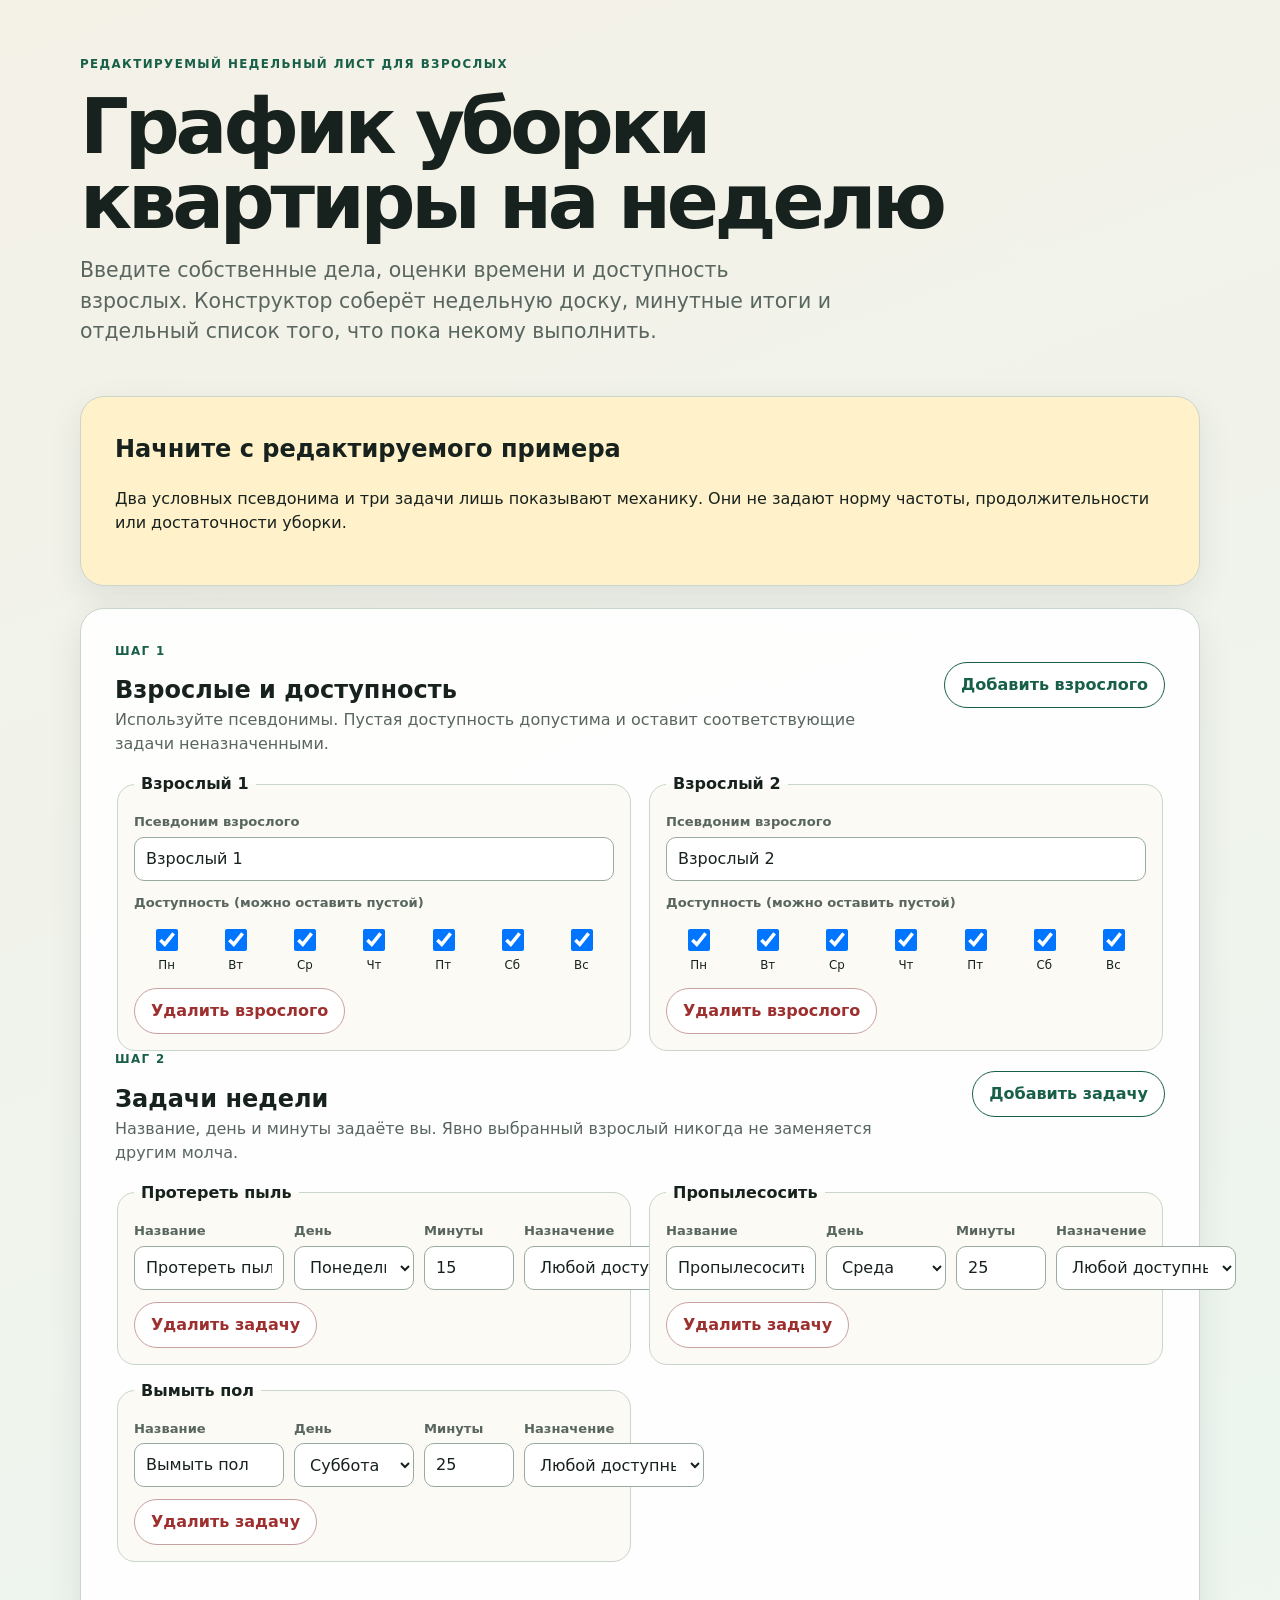
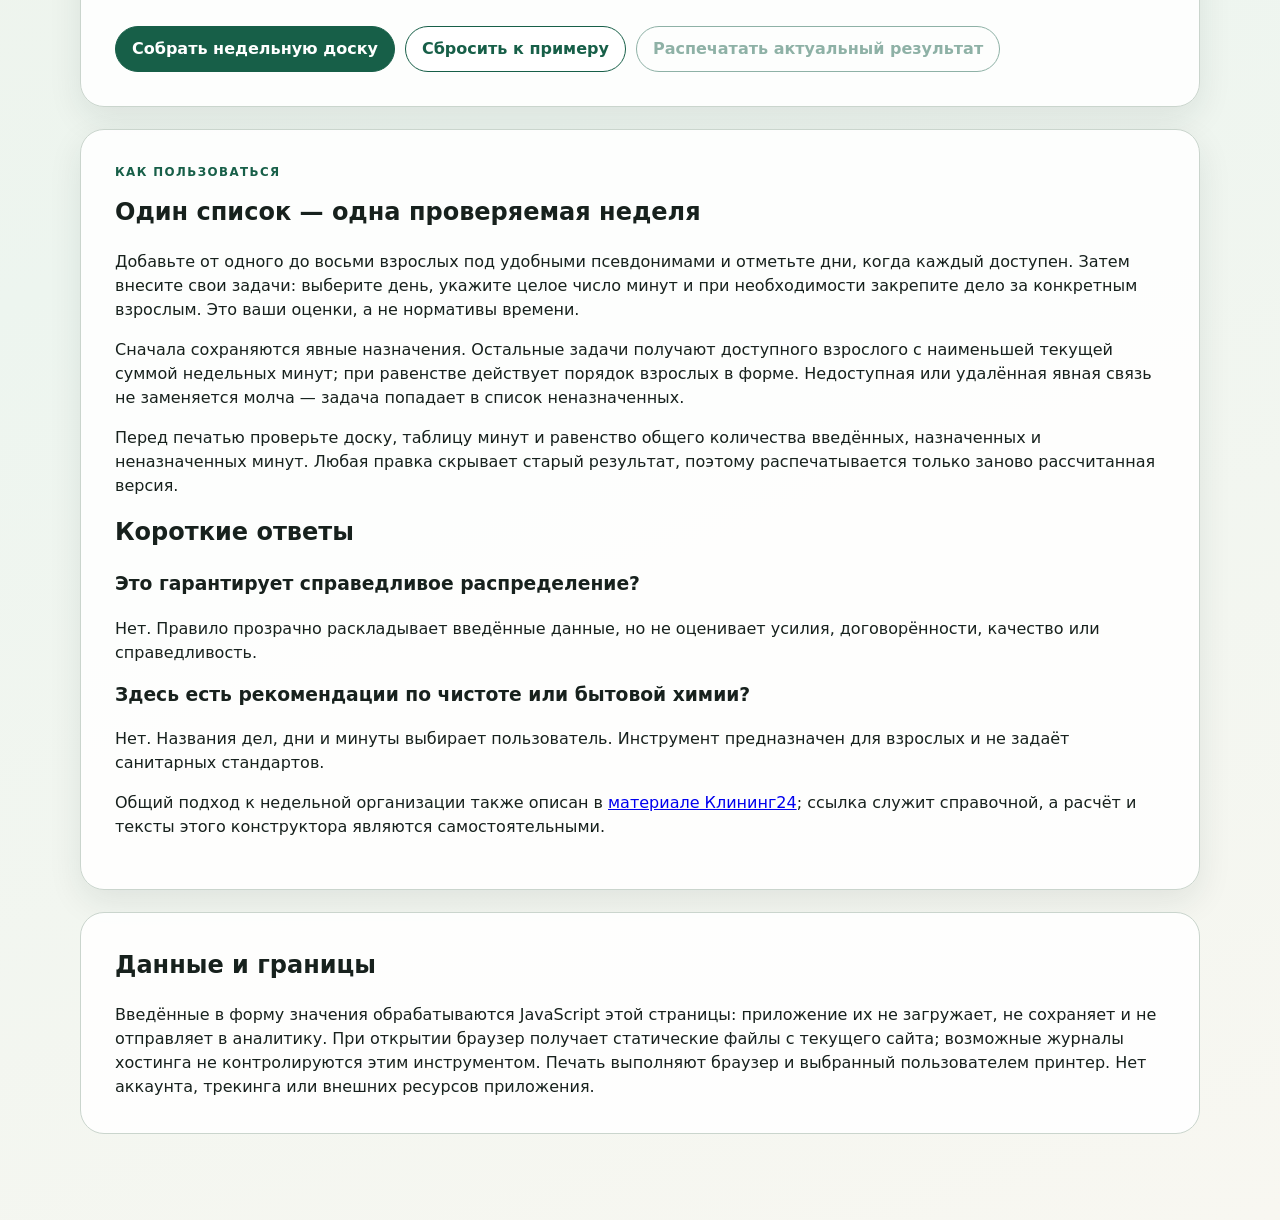
<file: index.html>
<!doctype html>
<html lang="ru">
<head>
  <meta charset="utf-8">
  <meta name="viewport" content="width=device-width,initial-scale=1">
  <meta name="google-site-verification" content="fxav4NFuUbsVKkkGCwAQyVzlPy7XdI-itFY_XiKmodE" />
  <meta name="robots" content="index,follow">
  <meta http-equiv="Content-Security-Policy" content="default-src 'none'; script-src 'self'; style-src 'self'; connect-src 'none'; img-src 'none'; font-src 'none'; object-src 'none'; base-uri 'none'; form-action 'none'; frame-src 'none'; frame-ancestors 'none'; worker-src 'none'">
  <title>График уборки квартиры на неделю — конструктор</title>
  <meta name="description" content="Составьте график уборки квартиры на неделю из своих задач, дней, минут и доступности взрослых; распечатайте доску, итоги и неназначенные дела.">
  <link rel="canonical" href="https://tatyanazaiceva76.github.io/grafik-uborki-kvartiry/">
  <link rel="stylesheet" href="styles.css">
</head>
<body>
  <header class="hero no-print">
    <p class="eyebrow">Редактируемый недельный лист для взрослых</p>
    <h1>График уборки квартиры на неделю</h1>
    <p class="lede">Введите собственные дела, оценки времени и доступность взрослых. Конструктор соберёт недельную доску, минутные итоги и отдельный список того, что пока некому выполнить.</p>
  </header>
  <main>
    <noscript><section class="notice no-print"><h2>Для расчёта нужен JavaScript</h2><p>Без JavaScript форма не распределяет задачи. Статическая инструкция и границы инструмента ниже остаются доступными.</p></section></noscript>
    <section class="notice no-print" aria-labelledby="example-title">
      <h2 id="example-title">Начните с редактируемого примера</h2>
      <p>Два условных псевдонима и три задачи лишь показывают механику. Они не задают норму частоты, продолжительности или достаточности уборки.</p>
    </section>
    <form id="planner-form" class="planner no-print" novalidate>
      <section aria-labelledby="adults-title">
        <div class="section-heading"><div><p class="step">Шаг 1</p><h2 id="adults-title">Взрослые и доступность</h2></div><button id="add-adult" class="secondary" type="button">Добавить взрослого</button></div>
        <p class="hint">Используйте псевдонимы. Пустая доступность допустима и оставит соответствующие задачи неназначенными.</p>
        <div id="adults-list" class="editor-grid"></div>
      </section>
      <section aria-labelledby="tasks-title">
        <div class="section-heading"><div><p class="step">Шаг 2</p><h2 id="tasks-title">Задачи недели</h2></div><button id="add-task" class="secondary" type="button">Добавить задачу</button></div>
        <p class="hint">Название, день и минуты задаёте вы. Явно выбранный взрослый никогда не заменяется другим молча.</p>
        <div id="tasks-list" class="editor-grid"></div>
      </section>
      <div id="errors" class="errors" role="alert" aria-live="assertive" tabindex="-1"></div>
      <div class="actions"><button class="primary" type="submit">Собрать недельную доску</button><button id="reset-plan" class="secondary" type="button">Сбросить к примеру</button><button id="print-plan" class="secondary" type="button" disabled>Распечатать актуальный результат</button></div>
    </form>
    <section id="result" class="result" aria-live="polite" hidden></section>
    <section class="planner no-print" aria-labelledby="how-title">
      <p class="step">Как пользоваться</p>
      <h2 id="how-title">Один список — одна проверяемая неделя</h2>
      <p>Добавьте от одного до восьми взрослых под удобными псевдонимами и отметьте дни, когда каждый доступен. Затем внесите свои задачи: выберите день, укажите целое число минут и при необходимости закрепите дело за конкретным взрослым. Это ваши оценки, а не нормативы времени.</p>
      <p>Сначала сохраняются явные назначения. Остальные задачи получают доступного взрослого с наименьшей текущей суммой недельных минут; при равенстве действует порядок взрослых в форме. Недоступная или удалённая явная связь не заменяется молча — задача попадает в список неназначенных.</p>
      <p>Перед печатью проверьте доску, таблицу минут и равенство общего количества введённых, назначенных и неназначенных минут. Любая правка скрывает старый результат, поэтому распечатывается только заново рассчитанная версия.</p>
      <h2>Короткие ответы</h2>
      <h3>Это гарантирует справедливое распределение?</h3>
      <p>Нет. Правило прозрачно раскладывает введённые данные, но не оценивает усилия, договорённости, качество или справедливость.</p>
      <h3>Здесь есть рекомендации по чистоте или бытовой химии?</h3>
      <p>Нет. Названия дел, дни и минуты выбирает пользователь. Инструмент предназначен для взрослых и не задаёт санитарных стандартов.</p>
      <p>Общий подход к недельной организации также описан в <a href="https://klining24.ru/articles/organizacziya-uborki-v-kvartire-plan-na-nedelyu/" rel="noopener noreferrer">материале Клининг24</a>; ссылка служит справочной, а расчёт и тексты этого конструктора являются самостоятельными.</p>
    </section>
    <aside class="privacy-note no-print">
      <h2>Данные и границы</h2>
      <p>Введённые в форму значения обрабатываются JavaScript этой страницы: приложение их не загружает, не сохраняет и не отправляет в аналитику. При открытии браузер получает статические файлы с текущего сайта; возможные журналы хостинга не контролируются этим инструментом. Печать выполняют браузер и выбранный пользователем принтер. Нет аккаунта, трекинга или внешних ресурсов приложения.</p>
    </aside>
  </main>
  <script type="module" src="app.mjs"></script>
</body>
</html>
</file>
<file: styles.css>
:root{color-scheme:light;--ink:#17211d;--muted:#59665f;--paper:#fbfaf5;--card:#fff;--line:#cad5cd;--green:#175f48;--green2:#dcefe7;--amber:#fff1c9;--red:#9d2f2f;--shadow:0 12px 34px rgba(21,49,39,.09);font-family:Inter,ui-sans-serif,system-ui,-apple-system,BlinkMacSystemFont,"Segoe UI",sans-serif}
*{box-sizing:border-box}body{margin:0;background:linear-gradient(160deg,#f4f1e7 0,#edf5ef 58%,#f8f7f1 100%);color:var(--ink);line-height:1.5}button,input,select{font:inherit}button{cursor:pointer}button:disabled{cursor:not-allowed;opacity:.48}.hero,main{width:min(1120px,calc(100% - 32px));margin-inline:auto}.hero{padding:56px 0 28px}.hero h1{font-size:clamp(2.25rem,7vw,4.8rem);line-height:.98;letter-spacing:-.055em;max-width:900px;margin:.2em 0}.lede{font-size:clamp(1rem,2.3vw,1.28rem);max-width:760px;color:var(--muted)}.eyebrow,.step{text-transform:uppercase;letter-spacing:.12em;font-size:.74rem;font-weight:800;color:var(--green)}main{padding-bottom:64px}.notice,.planner,.result,.privacy-note{background:rgba(255,255,255,.9);border:1px solid var(--line);border-radius:24px;box-shadow:var(--shadow);padding:clamp(18px,4vw,34px);margin-bottom:22px}.notice{background:var(--amber)}h2,h3,p{margin-top:0}.section-heading{display:flex;align-items:end;justify-content:space-between;gap:18px;margin-top:28px}.section-heading:first-child{margin-top:0}.section-heading h2{margin-bottom:0}.hint{color:var(--muted);max-width:780px}.editor-grid{display:grid;grid-template-columns:repeat(2,minmax(0,1fr));gap:14px}.editor-card{min-width:0;border:1px solid var(--line);border-radius:18px;padding:16px;background:var(--paper)}.editor-card legend{font-weight:800;padding:0 7px;max-width:100%;overflow-wrap:anywhere}.field{display:grid;gap:5px;margin-bottom:12px}.field-label,.mini-label{font-size:.82rem;font-weight:750;color:var(--muted)}input,select{width:100%;min-height:44px;border:1px solid #99aaa0;border-radius:10px;background:#fff;color:var(--ink);padding:9px 11px}input:focus,select:focus,button:focus-visible{outline:3px solid #8ac8b0;outline-offset:2px}.day-checks{display:grid;grid-template-columns:repeat(7,minmax(0,1fr));gap:4px;margin-bottom:14px}.check{display:grid;place-items:center;gap:3px;font-size:.74rem}.check input{width:22px;min-height:22px}.task-grid{display:grid;grid-template-columns:minmax(150px,2fr) minmax(120px,1fr) 90px minmax(180px,1.4fr);gap:10px}.primary,.secondary{border-radius:999px;padding:10px 16px;font-weight:780;border:1px solid var(--green)}.primary{background:var(--green);color:#fff}.secondary{background:#fff;color:var(--green)}.danger{border-color:#c9a0a0;color:var(--red)}.actions{display:flex;flex-wrap:wrap;gap:10px;margin-top:22px}.errors{color:var(--red);font-weight:750;min-height:1.5em;margin-top:18px}.assumptions{border-left:5px solid var(--green);padding:13px 15px;background:var(--green2);border-radius:0 14px 14px 0}.assumptions p:last-child{margin-bottom:0}.board{display:grid;grid-template-columns:repeat(3,minmax(0,1fr));gap:12px;margin:20px 0 28px}.day-card{border:1px solid var(--line);border-radius:16px;padding:15px;min-width:0}.day-card h3{font-size:1rem}.task-list,.unassigned{padding-left:1.2em}.task-list li,.unassigned li{margin:.45em 0;overflow-wrap:anywhere}.empty{color:var(--muted);font-style:italic}.table-wrap{overflow-x:auto;margin-bottom:28px}table{width:100%;border-collapse:collapse;min-width:720px}th,td{overflow-wrap:anywhere;border:1px solid var(--line);padding:8px;text-align:center}thead th{background:var(--green2)}tbody th{text-align:left}.success{color:var(--green);font-weight:800}.conservation{margin-top:20px;padding:12px;background:var(--paper);border-radius:12px;font-weight:750}.privacy-note{box-shadow:none}.privacy-note p{margin-bottom:0}
@media(max-width:760px){.hero,main{width:min(100% - 20px,1120px)}.hero{padding-top:34px}.notice,.planner,.result,.privacy-note{border-radius:17px}.editor-grid,.board{grid-template-columns:1fr}.section-heading{align-items:start;flex-direction:column}.task-grid{grid-template-columns:1fr 1fr}.day-checks{grid-template-columns:repeat(4,1fr)}}
@media(max-width:380px){.task-grid{grid-template-columns:1fr}.actions button,.section-heading button{width:100%}.day-checks{grid-template-columns:repeat(3,1fr)}}
@media print{@page{margin:12mm}body{background:#fff;font-size:10pt}.no-print{display:none!important}main{width:100%;padding:0}.result{display:block!important;border:0;box-shadow:none;padding:0;margin:0}.result[hidden]{display:none!important}.board{grid-template-columns:repeat(2,1fr);break-inside:auto}.day-card,.assumptions,table,.unassigned{break-inside:avoid}.table-wrap{overflow:visible}table{min-width:0;table-layout:fixed;font-size:8pt}.eyebrow{color:#000}}
</file>
